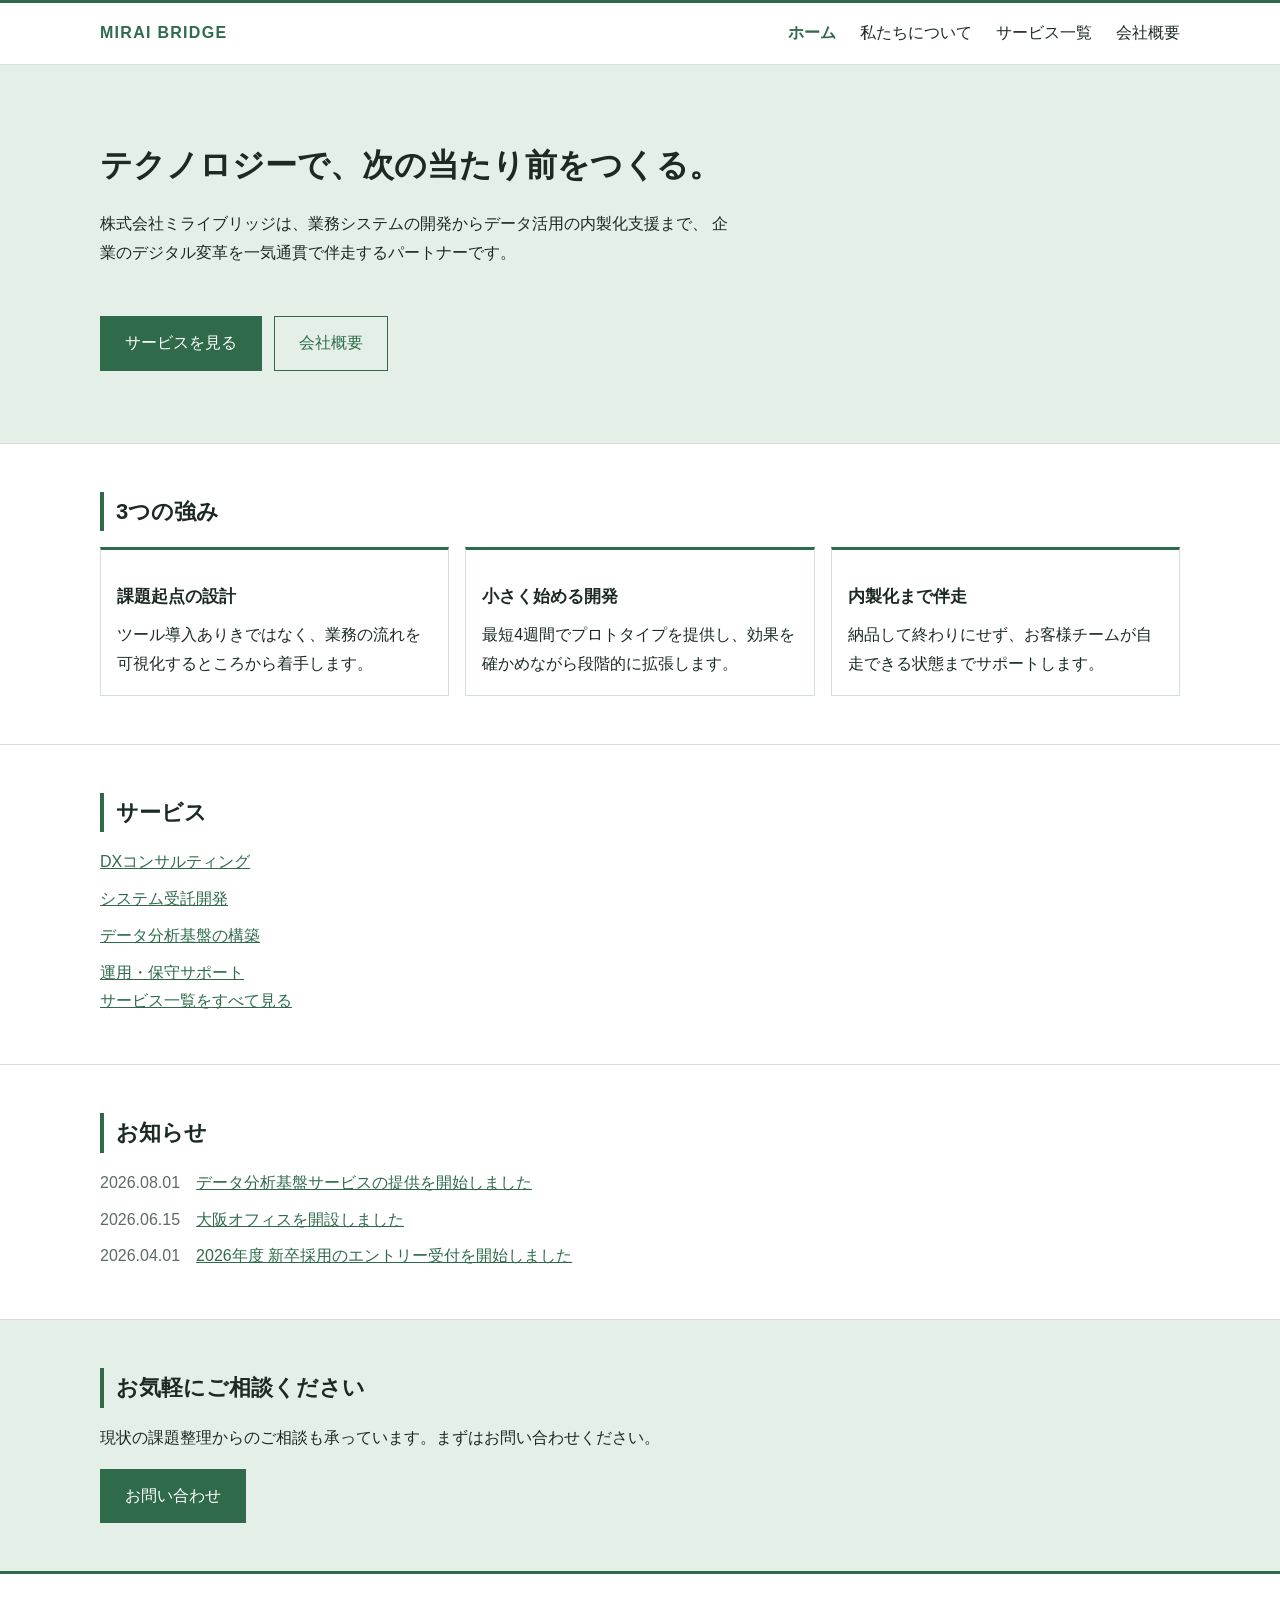
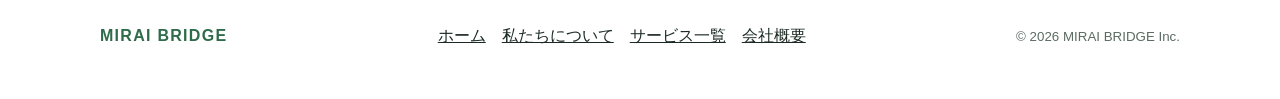
<file: index.html>
<!DOCTYPE html>
<html lang="ja">
<head>
<meta charset="UTF-8">
<meta name="viewport" content="width=device-width, initial-scale=1">
<title>株式会社ミライブリッジ | ホーム</title>
<meta name="description" content="株式会社ミライブリッジは、企業のデジタル活用を支援するソリューションカンパニーです。">
<link rel="stylesheet" href="assets/css/style.css">
</head>
<body>
<a class="skip-link" href="#main">本文へスキップ</a>

<header class="site-header">
  <div class="container header-inner">
    <p class="site-logo"><a href="index.html">MIRAI BRIDGE</a></p>
    <button class="nav-toggle" type="button" aria-controls="global-nav" aria-expanded="false">
      <span class="nav-toggle-bar" aria-hidden="true"></span>
      <span class="nav-toggle-label">メニュー</span>
    </button>
    <nav class="global-nav" id="global-nav" aria-label="グローバルナビゲーション">
      <ul>
        <li><a href="index.html" aria-current="page">ホーム</a></li>
        <li><a href="about.html">私たちについて</a></li>
        <li><a href="services.html">サービス一覧</a></li>
        <li><a href="company.html">会社概要</a></li>
      </ul>
    </nav>
  </div>
</header>

<main id="main">

  <section class="hero">
    <div class="container">
      <h1 class="hero-title">テクノロジーで、次の当たり前をつくる。</h1>
      <p class="hero-lead">
        株式会社ミライブリッジは、業務システムの開発からデータ活用の内製化支援まで、
        企業のデジタル変革を一気通貫で伴走するパートナーです。
      </p>
      <p class="hero-actions">
        <a class="button" href="services.html">サービスを見る</a>
        <a class="button button-ghost" href="company.html">会社概要</a>
      </p>
    </div>
  </section>

  <section class="section">
    <div class="container">
      <h2 class="section-title">3つの強み</h2>
      <div class="card-grid">
        <article class="card">
          <h3>課題起点の設計</h3>
          <p>ツール導入ありきではなく、業務の流れを可視化するところから着手します。</p>
        </article>
        <article class="card">
          <h3>小さく始める開発</h3>
          <p>最短4週間でプロトタイプを提供し、効果を確かめながら段階的に拡張します。</p>
        </article>
        <article class="card">
          <h3>内製化まで伴走</h3>
          <p>納品して終わりにせず、お客様チームが自走できる状態までサポートします。</p>
        </article>
      </div>
    </div>
  </section>

  <section class="section">
    <div class="container">
      <h2 class="section-title">サービス</h2>
      <ul class="link-list">
        <li><a href="services.html#dx">DXコンサルティング</a></li>
        <li><a href="services.html#dev">システム受託開発</a></li>
        <li><a href="services.html#data">データ分析基盤の構築</a></li>
        <li><a href="services.html#support">運用・保守サポート</a></li>
      </ul>
      <p><a href="services.html">サービス一覧をすべて見る</a></p>
    </div>
  </section>

  <section class="section">
    <div class="container">
      <h2 class="section-title">お知らせ</h2>
      <dl class="news-list">
        <dt><time datetime="2026-08-01">2026.08.01</time></dt>
        <dd><a href="#">データ分析基盤サービスの提供を開始しました</a></dd>
        <dt><time datetime="2026-06-15">2026.06.15</time></dt>
        <dd><a href="#">大阪オフィスを開設しました</a></dd>
        <dt><time datetime="2026-04-01">2026.04.01</time></dt>
        <dd><a href="#">2026年度 新卒採用のエントリー受付を開始しました</a></dd>
      </dl>
    </div>
  </section>

  <section class="section cta">
    <div class="container">
      <h2 class="section-title">お気軽にご相談ください</h2>
      <p>現状の課題整理からのご相談も承っています。まずはお問い合わせください。</p>
      <p><a class="button" href="#">お問い合わせ</a></p>
    </div>
  </section>

</main>

<footer class="site-footer">
  <div class="container footer-inner">
    <p class="site-logo"><a href="index.html">MIRAI BRIDGE</a></p>
    <nav class="footer-nav" aria-label="フッターナビゲーション">
      <ul>
        <li><a href="index.html">ホーム</a></li>
        <li><a href="about.html">私たちについて</a></li>
        <li><a href="services.html">サービス一覧</a></li>
        <li><a href="company.html">会社概要</a></li>
      </ul>
    </nav>
    <p class="copyright"><small>&copy; 2026 MIRAI BRIDGE Inc.</small></p>
  </div>
</footer>

<script src="assets/js/main.js"></script>
</body>
</html>
</file>
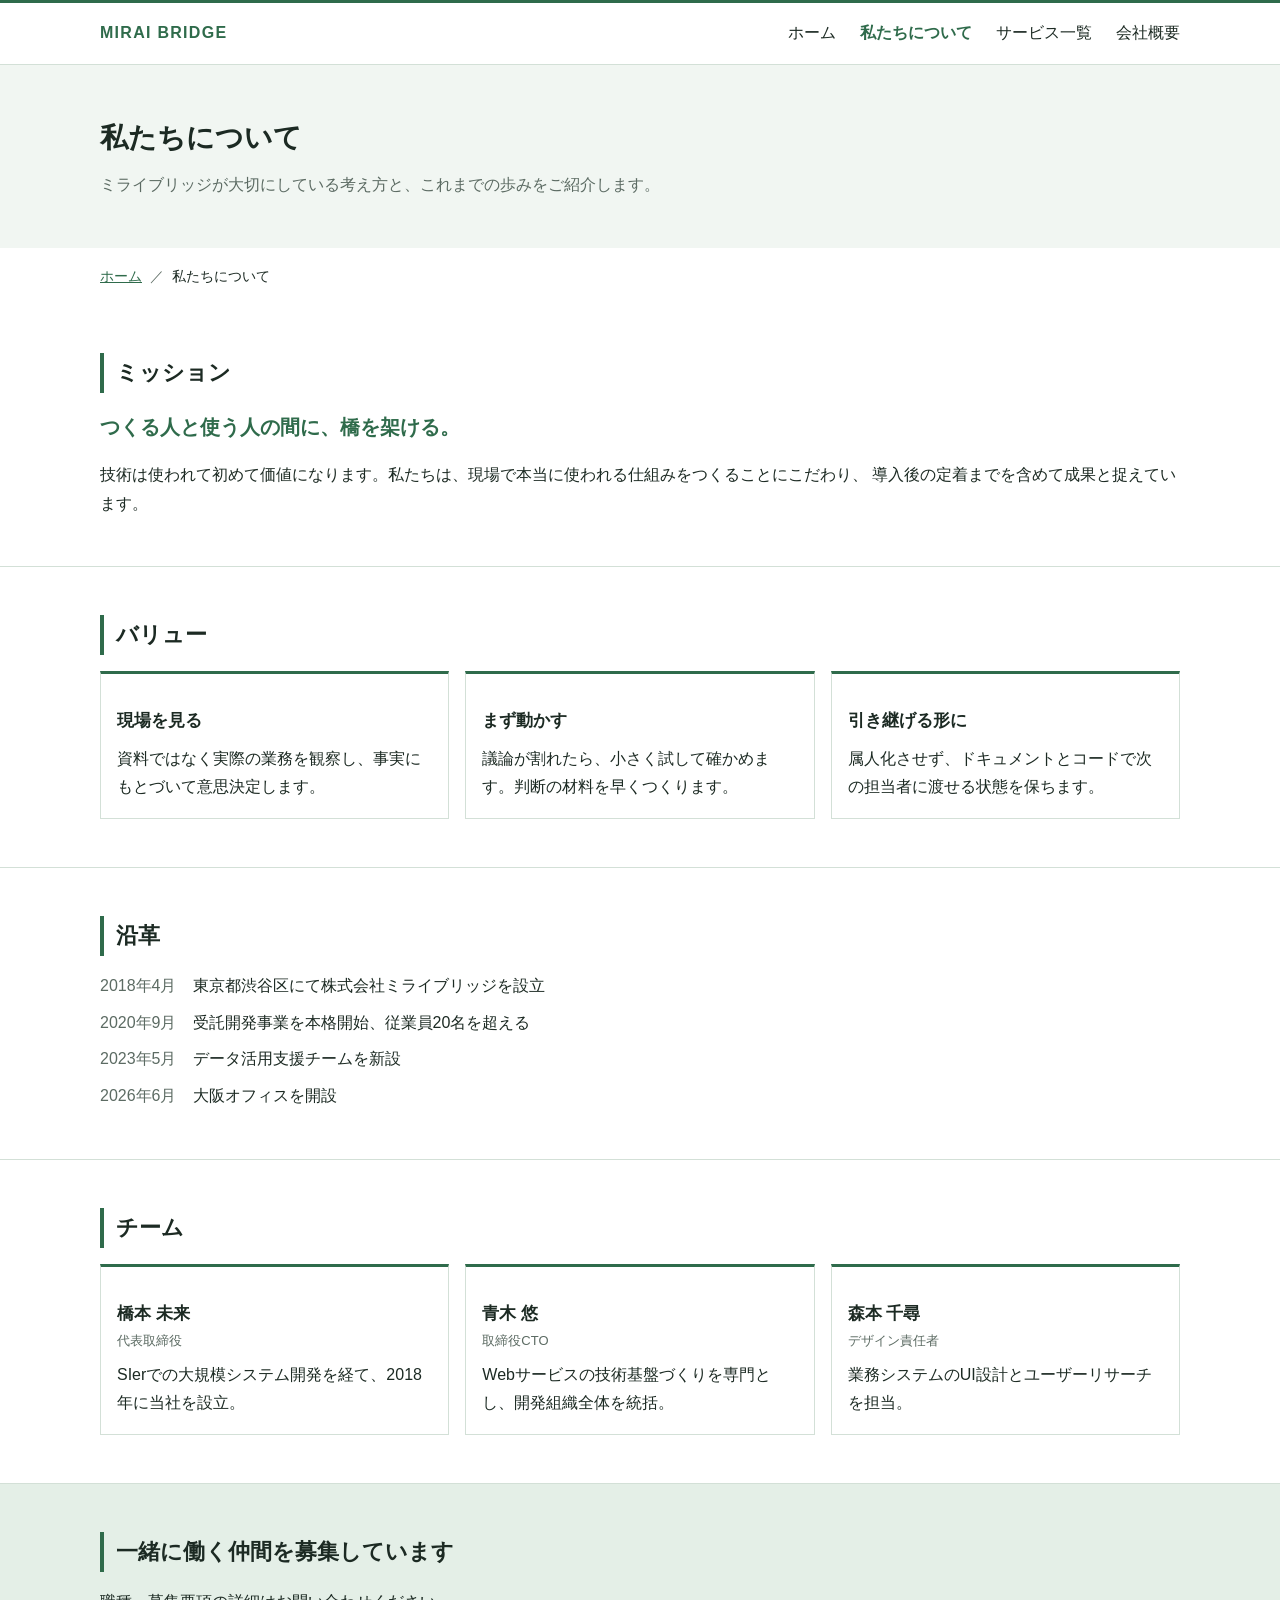
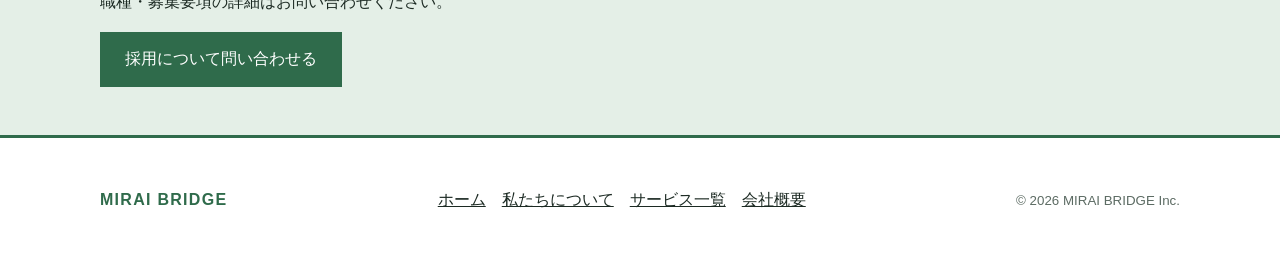
<file: about.html>
<!DOCTYPE html>
<html lang="ja">
<head>
<meta charset="UTF-8">
<meta name="viewport" content="width=device-width, initial-scale=1">
<title>私たちについて | 株式会社ミライブリッジ</title>
<meta name="description" content="株式会社ミライブリッジのミッション・バリュー・沿革・チームについてご紹介します。">
<link rel="stylesheet" href="assets/css/style.css">
</head>
<body>
<a class="skip-link" href="#main">本文へスキップ</a>

<header class="site-header">
  <div class="container header-inner">
    <p class="site-logo"><a href="index.html">MIRAI BRIDGE</a></p>
    <button class="nav-toggle" type="button" aria-controls="global-nav" aria-expanded="false">
      <span class="nav-toggle-bar" aria-hidden="true"></span>
      <span class="nav-toggle-label">メニュー</span>
    </button>
    <nav class="global-nav" id="global-nav" aria-label="グローバルナビゲーション">
      <ul>
        <li><a href="index.html">ホーム</a></li>
        <li><a href="about.html" aria-current="page">私たちについて</a></li>
        <li><a href="services.html">サービス一覧</a></li>
        <li><a href="company.html">会社概要</a></li>
      </ul>
    </nav>
  </div>
</header>

<main id="main">

  <div class="page-head">
    <div class="container">
      <h1 class="page-title">私たちについて</h1>
      <p class="page-lead">ミライブリッジが大切にしている考え方と、これまでの歩みをご紹介します。</p>
    </div>
  </div>

  <nav class="breadcrumb container" aria-label="パンくずリスト">
    <ol>
      <li><a href="index.html">ホーム</a></li>
      <li aria-current="page">私たちについて</li>
    </ol>
  </nav>

  <section class="section" id="mission">
    <div class="container">
      <h2 class="section-title">ミッション</h2>
      <p class="statement">つくる人と使う人の間に、橋を架ける。</p>
      <p>
        技術は使われて初めて価値になります。私たちは、現場で本当に使われる仕組みをつくることにこだわり、
        導入後の定着までを含めて成果と捉えています。
      </p>
    </div>
  </section>

  <section class="section" id="value">
    <div class="container">
      <h2 class="section-title">バリュー</h2>
      <div class="card-grid">
        <article class="card">
          <h3>現場を見る</h3>
          <p>資料ではなく実際の業務を観察し、事実にもとづいて意思決定します。</p>
        </article>
        <article class="card">
          <h3>まず動かす</h3>
          <p>議論が割れたら、小さく試して確かめます。判断の材料を早くつくります。</p>
        </article>
        <article class="card">
          <h3>引き継げる形に</h3>
          <p>属人化させず、ドキュメントとコードで次の担当者に渡せる状態を保ちます。</p>
        </article>
      </div>
    </div>
  </section>

  <section class="section" id="history">
    <div class="container">
      <h2 class="section-title">沿革</h2>
      <dl class="history-list">
        <dt><time datetime="2018-04">2018年4月</time></dt>
        <dd>東京都渋谷区にて株式会社ミライブリッジを設立</dd>
        <dt><time datetime="2020-09">2020年9月</time></dt>
        <dd>受託開発事業を本格開始、従業員20名を超える</dd>
        <dt><time datetime="2023-05">2023年5月</time></dt>
        <dd>データ活用支援チームを新設</dd>
        <dt><time datetime="2026-06">2026年6月</time></dt>
        <dd>大阪オフィスを開設</dd>
      </dl>
    </div>
  </section>

  <section class="section" id="team">
    <div class="container">
      <h2 class="section-title">チーム</h2>
      <div class="card-grid">
        <article class="card">
          <h3>橋本 未来<span class="card-sub">代表取締役</span></h3>
          <p>SIerでの大規模システム開発を経て、2018年に当社を設立。</p>
        </article>
        <article class="card">
          <h3>青木 悠<span class="card-sub">取締役CTO</span></h3>
          <p>Webサービスの技術基盤づくりを専門とし、開発組織全体を統括。</p>
        </article>
        <article class="card">
          <h3>森本 千尋<span class="card-sub">デザイン責任者</span></h3>
          <p>業務システムのUI設計とユーザーリサーチを担当。</p>
        </article>
      </div>
    </div>
  </section>

  <section class="section cta">
    <div class="container">
      <h2 class="section-title">一緒に働く仲間を募集しています</h2>
      <p>職種・募集要項の詳細はお問い合わせください。</p>
      <p><a class="button" href="#">採用について問い合わせる</a></p>
    </div>
  </section>

</main>

<footer class="site-footer">
  <div class="container footer-inner">
    <p class="site-logo"><a href="index.html">MIRAI BRIDGE</a></p>
    <nav class="footer-nav" aria-label="フッターナビゲーション">
      <ul>
        <li><a href="index.html">ホーム</a></li>
        <li><a href="about.html">私たちについて</a></li>
        <li><a href="services.html">サービス一覧</a></li>
        <li><a href="company.html">会社概要</a></li>
      </ul>
    </nav>
    <p class="copyright"><small>&copy; 2026 MIRAI BRIDGE Inc.</small></p>
  </div>
</footer>

<script src="assets/js/main.js"></script>
</body>
</html>
</file>
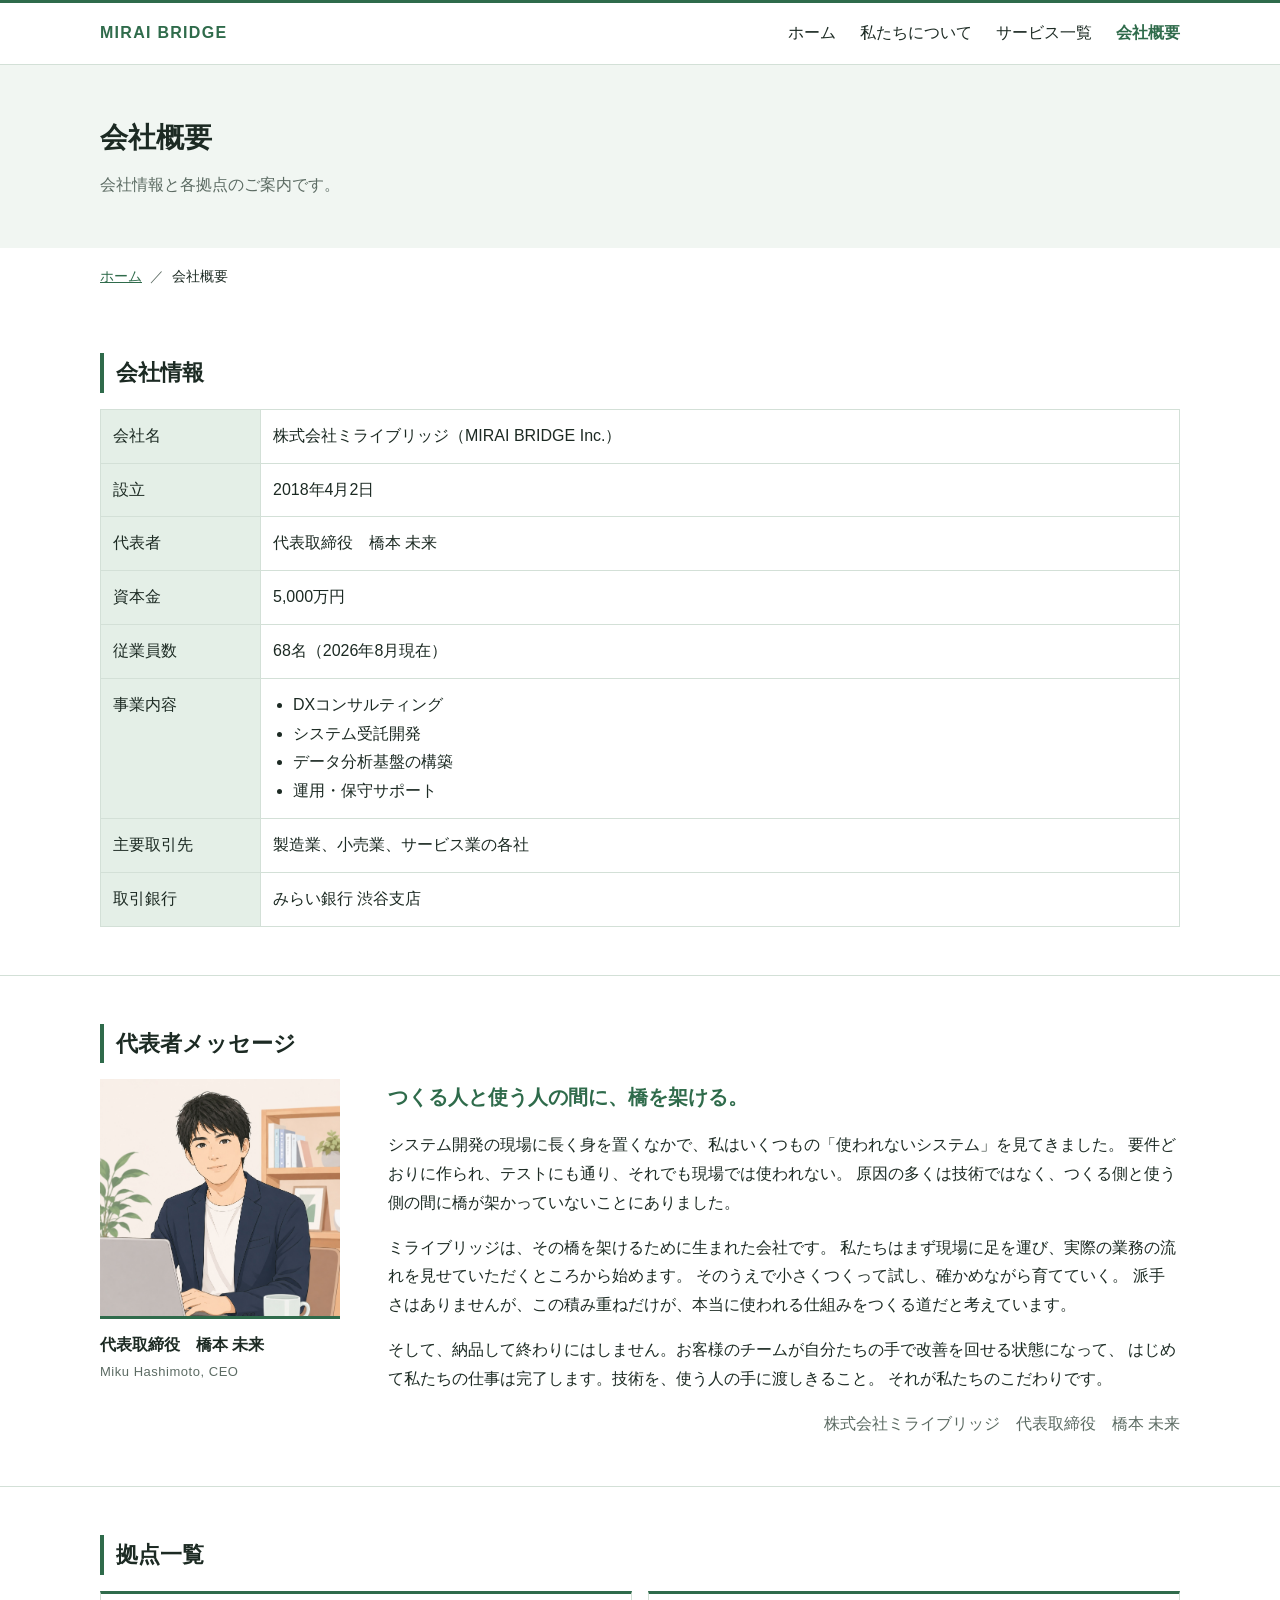
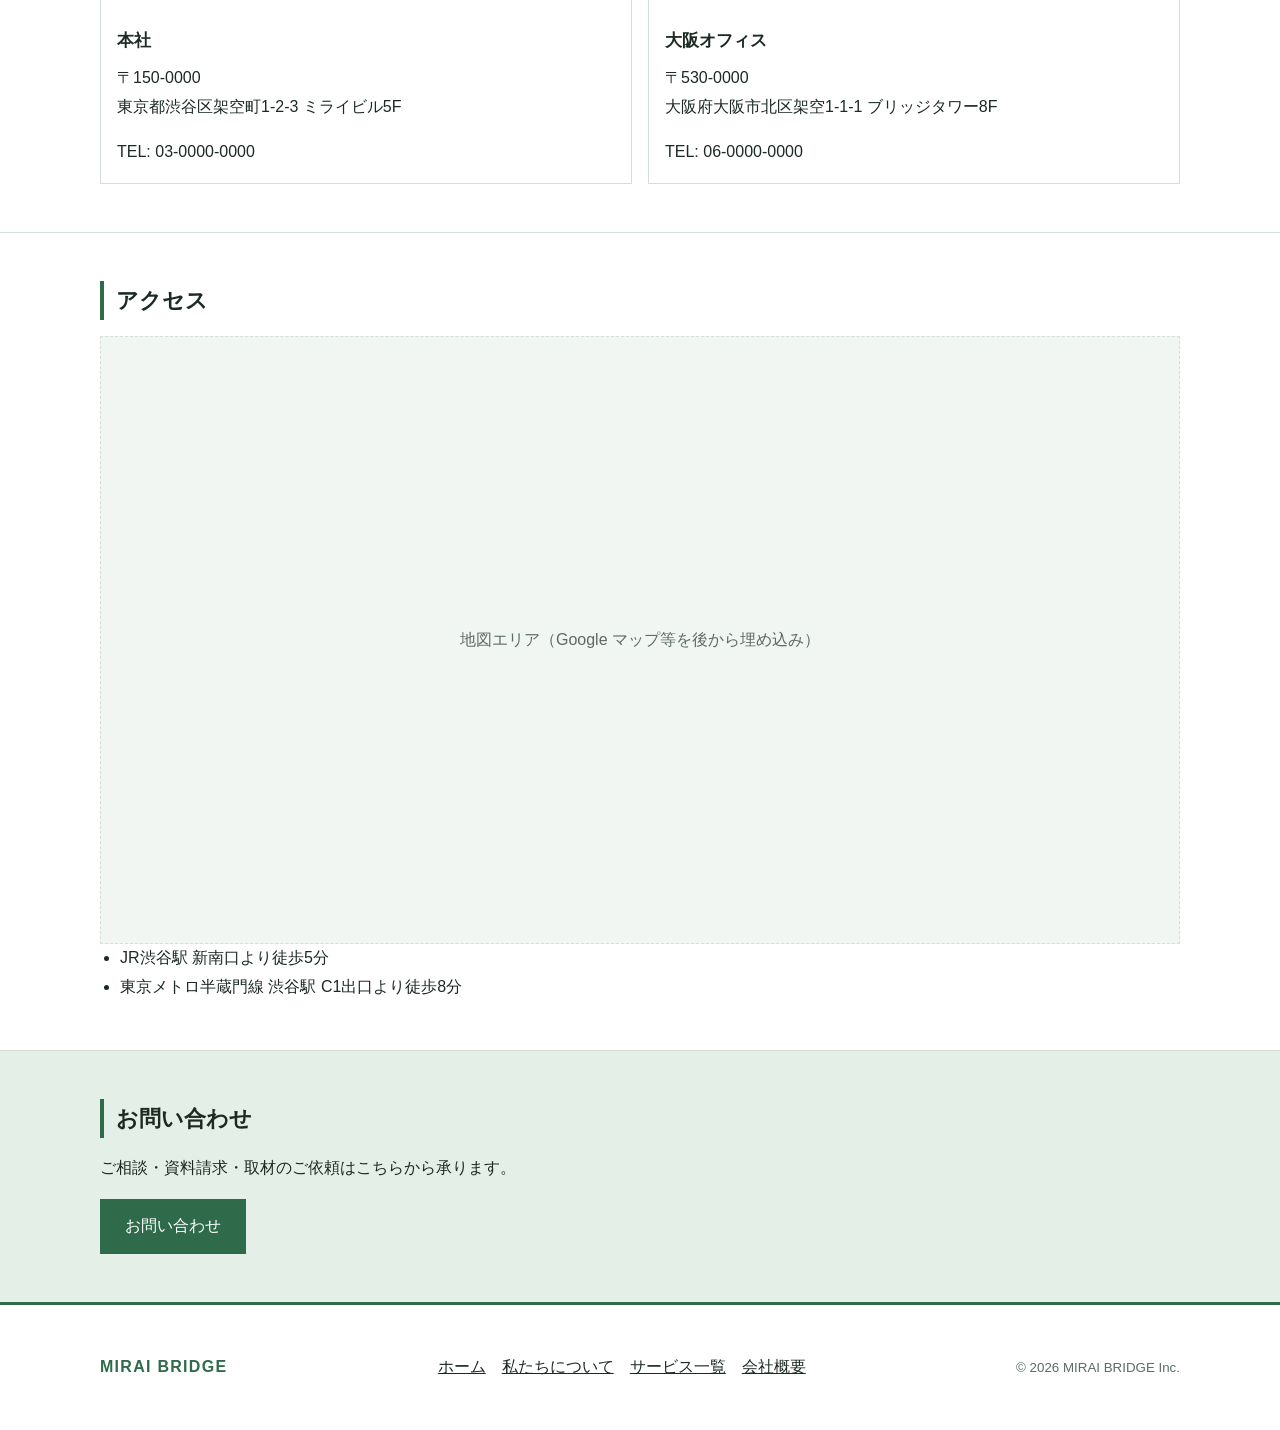
<file: company.html>
<!DOCTYPE html>
<html lang="ja">
<head>
<meta charset="UTF-8">
<meta name="viewport" content="width=device-width, initial-scale=1">
<title>会社概要 | 株式会社ミライブリッジ</title>
<meta name="description" content="株式会社ミライブリッジの会社概要、所在地、アクセス情報です。">
<link rel="stylesheet" href="assets/css/style.css">
</head>
<body>
<a class="skip-link" href="#main">本文へスキップ</a>

<header class="site-header">
  <div class="container header-inner">
    <p class="site-logo"><a href="index.html">MIRAI BRIDGE</a></p>
    <button class="nav-toggle" type="button" aria-controls="global-nav" aria-expanded="false">
      <span class="nav-toggle-bar" aria-hidden="true"></span>
      <span class="nav-toggle-label">メニュー</span>
    </button>
    <nav class="global-nav" id="global-nav" aria-label="グローバルナビゲーション">
      <ul>
        <li><a href="index.html">ホーム</a></li>
        <li><a href="about.html">私たちについて</a></li>
        <li><a href="services.html">サービス一覧</a></li>
        <li><a href="company.html" aria-current="page">会社概要</a></li>
      </ul>
    </nav>
  </div>
</header>

<main id="main">

  <div class="page-head">
    <div class="container">
      <h1 class="page-title">会社概要</h1>
      <p class="page-lead">会社情報と各拠点のご案内です。</p>
    </div>
  </div>

  <nav class="breadcrumb container" aria-label="パンくずリスト">
    <ol>
      <li><a href="index.html">ホーム</a></li>
      <li aria-current="page">会社概要</li>
    </ol>
  </nav>

  <section class="section" id="profile">
    <div class="container">
      <h2 class="section-title">会社情報</h2>
      <table class="profile-table">
        <tbody>
          <tr><th scope="row">会社名</th><td>株式会社ミライブリッジ（MIRAI BRIDGE Inc.）</td></tr>
          <tr><th scope="row">設立</th><td>2018年4月2日</td></tr>
          <tr><th scope="row">代表者</th><td>代表取締役　橋本 未来</td></tr>
          <tr><th scope="row">資本金</th><td>5,000万円</td></tr>
          <tr><th scope="row">従業員数</th><td>68名（2026年8月現在）</td></tr>
          <tr><th scope="row">事業内容</th>
            <td>
              <ul>
                <li>DXコンサルティング</li>
                <li>システム受託開発</li>
                <li>データ分析基盤の構築</li>
                <li>運用・保守サポート</li>
              </ul>
            </td>
          </tr>
          <tr><th scope="row">主要取引先</th><td>製造業、小売業、サービス業の各社</td></tr>
          <tr><th scope="row">取引銀行</th><td>みらい銀行 渋谷支店</td></tr>
        </tbody>
      </table>
    </div>
  </section>

  <section class="section" id="message">
    <div class="container">
      <h2 class="section-title">代表者メッセージ</h2>
      <div class="message-block">
        <figure class="message-figure">
          <img src="assets/images/ceo.jpg" width="1254" height="1254"
               alt="デスクでノートパソコンに向かう代表取締役 橋本 未来のイラスト">
          <figcaption>
            代表取締役　橋本 未来
            <span class="message-role">Miku Hashimoto, CEO</span>
          </figcaption>
        </figure>
        <div class="message-body">
          <p class="statement">つくる人と使う人の間に、橋を架ける。</p>
          <p>
            システム開発の現場に長く身を置くなかで、私はいくつもの「使われないシステム」を見てきました。
            要件どおりに作られ、テストにも通り、それでも現場では使われない。
            原因の多くは技術ではなく、つくる側と使う側の間に橋が架かっていないことにありました。
          </p>
          <p>
            ミライブリッジは、その橋を架けるために生まれた会社です。
            私たちはまず現場に足を運び、実際の業務の流れを見せていただくところから始めます。
            そのうえで小さくつくって試し、確かめながら育てていく。
            派手さはありませんが、この積み重ねだけが、本当に使われる仕組みをつくる道だと考えています。
          </p>
          <p>
            そして、納品して終わりにはしません。お客様のチームが自分たちの手で改善を回せる状態になって、
            はじめて私たちの仕事は完了します。技術を、使う人の手に渡しきること。
            それが私たちのこだわりです。
          </p>
          <p class="message-sign">株式会社ミライブリッジ　代表取締役　橋本 未来</p>
        </div>
      </div>
    </div>
  </section>

  <section class="section" id="offices">
    <div class="container">
      <h2 class="section-title">拠点一覧</h2>
      <div class="card-grid">
        <article class="card">
          <h3>本社</h3>
          <p>〒150-0000<br>東京都渋谷区架空町1-2-3 ミライビル5F</p>
          <p>TEL: 03-0000-0000</p>
        </article>
        <article class="card">
          <h3>大阪オフィス</h3>
          <p>〒530-0000<br>大阪府大阪市北区架空1-1-1 ブリッジタワー8F</p>
          <p>TEL: 06-0000-0000</p>
        </article>
      </div>
    </div>
  </section>

  <section class="section" id="access">
    <div class="container">
      <h2 class="section-title">アクセス</h2>
      <div class="map-placeholder" role="img" aria-label="地図（後日埋め込み予定）">
        <p>地図エリア（Google マップ等を後から埋め込み）</p>
      </div>
      <ul>
        <li>JR渋谷駅 新南口より徒歩5分</li>
        <li>東京メトロ半蔵門線 渋谷駅 C1出口より徒歩8分</li>
      </ul>
    </div>
  </section>

  <section class="section cta">
    <div class="container">
      <h2 class="section-title">お問い合わせ</h2>
      <p>ご相談・資料請求・取材のご依頼はこちらから承ります。</p>
      <p><a class="button" href="#">お問い合わせ</a></p>
    </div>
  </section>

</main>

<footer class="site-footer">
  <div class="container footer-inner">
    <p class="site-logo"><a href="index.html">MIRAI BRIDGE</a></p>
    <nav class="footer-nav" aria-label="フッターナビゲーション">
      <ul>
        <li><a href="index.html">ホーム</a></li>
        <li><a href="about.html">私たちについて</a></li>
        <li><a href="services.html">サービス一覧</a></li>
        <li><a href="company.html">会社概要</a></li>
      </ul>
    </nav>
    <p class="copyright"><small>&copy; 2026 MIRAI BRIDGE Inc.</small></p>
  </div>
</footer>

<script src="assets/js/main.js"></script>
</body>
</html>
</file>
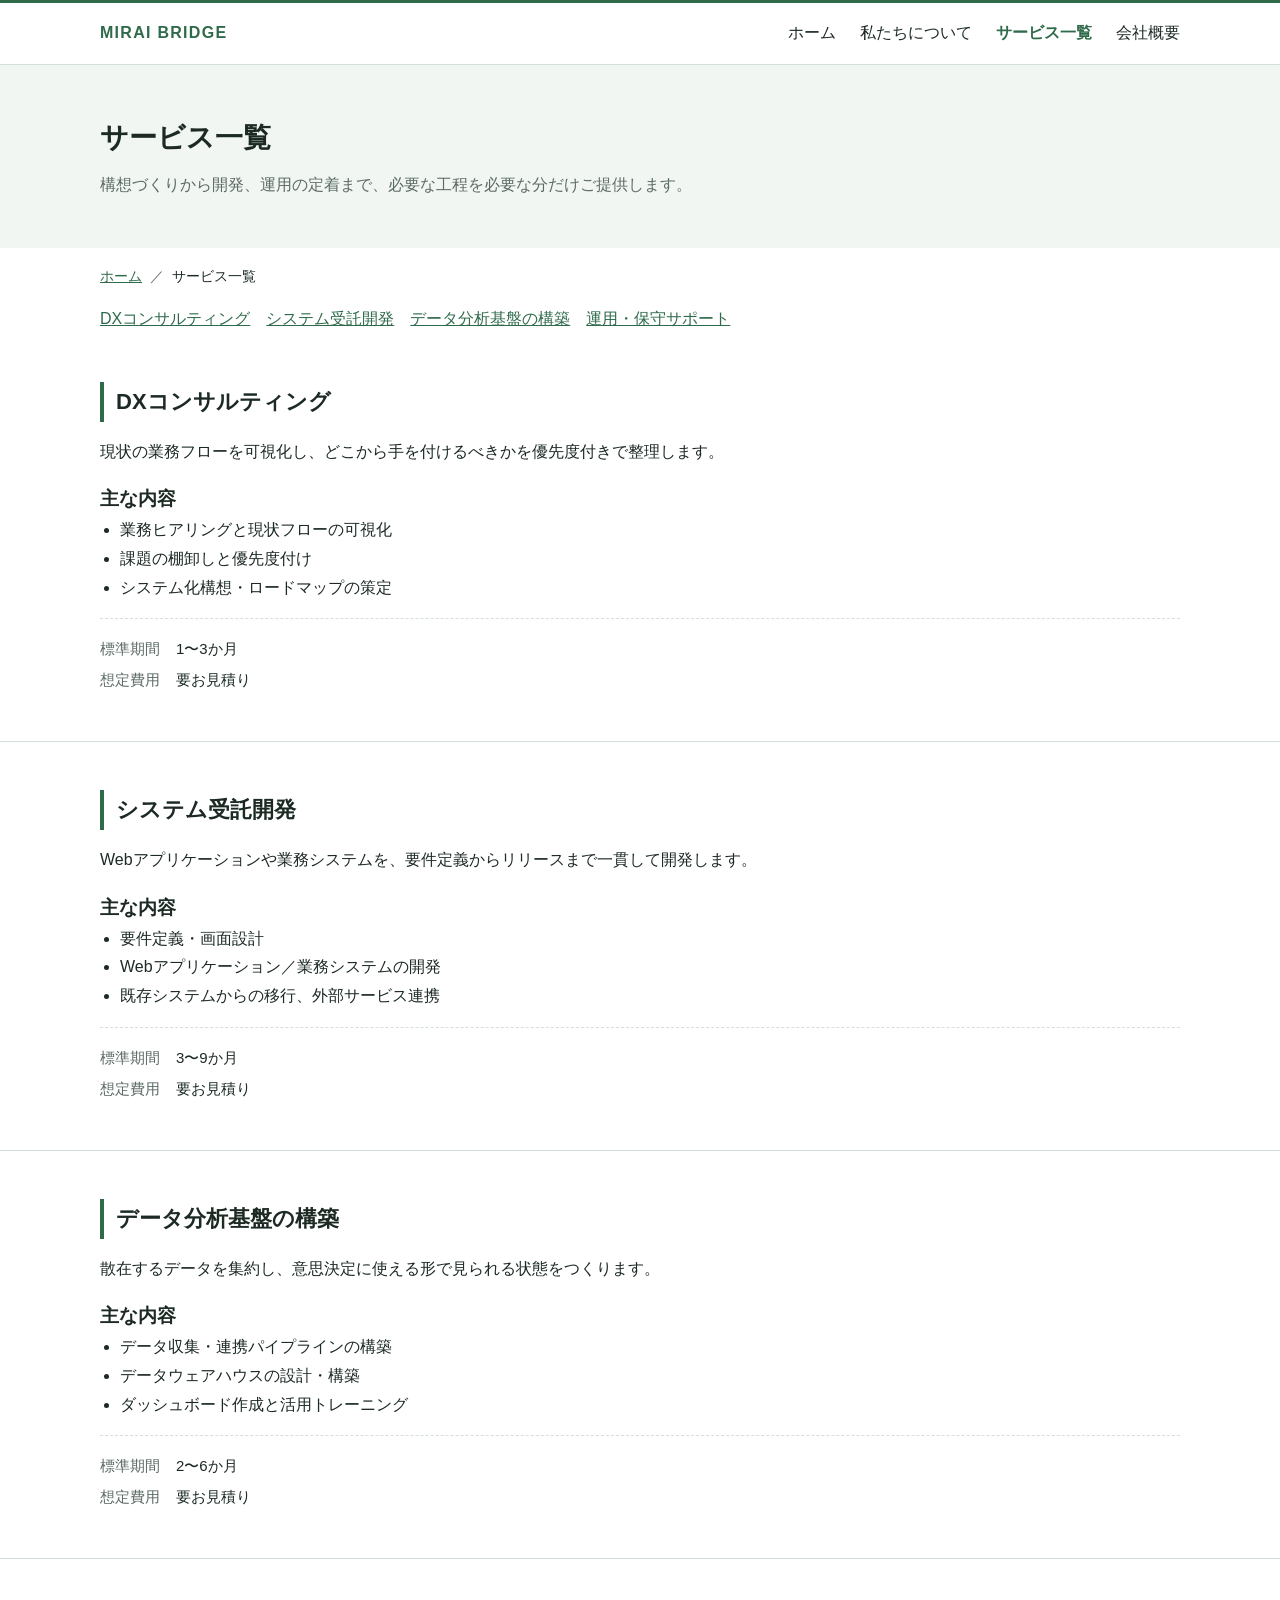
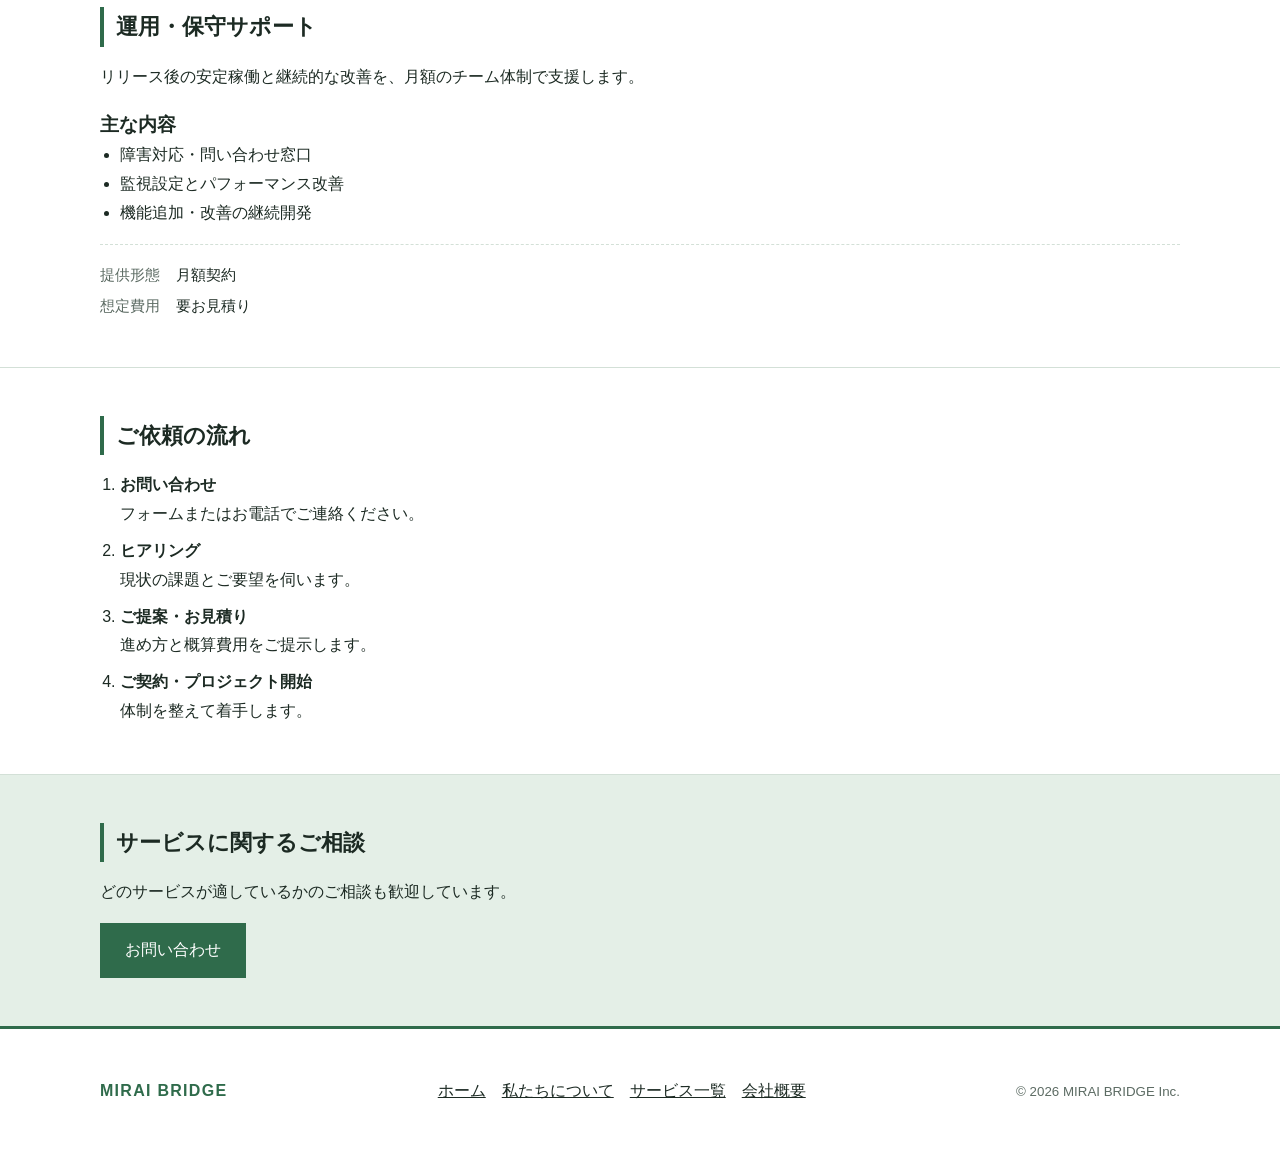
<file: services.html>
<!DOCTYPE html>
<html lang="ja">
<head>
<meta charset="UTF-8">
<meta name="viewport" content="width=device-width, initial-scale=1">
<title>サービス一覧 | 株式会社ミライブリッジ</title>
<meta name="description" content="DXコンサルティング、システム受託開発、データ分析基盤の構築、運用・保守サポートをご提供します。">
<link rel="stylesheet" href="assets/css/style.css">
</head>
<body>
<a class="skip-link" href="#main">本文へスキップ</a>

<header class="site-header">
  <div class="container header-inner">
    <p class="site-logo"><a href="index.html">MIRAI BRIDGE</a></p>
    <button class="nav-toggle" type="button" aria-controls="global-nav" aria-expanded="false">
      <span class="nav-toggle-bar" aria-hidden="true"></span>
      <span class="nav-toggle-label">メニュー</span>
    </button>
    <nav class="global-nav" id="global-nav" aria-label="グローバルナビゲーション">
      <ul>
        <li><a href="index.html">ホーム</a></li>
        <li><a href="about.html">私たちについて</a></li>
        <li><a href="services.html" aria-current="page">サービス一覧</a></li>
        <li><a href="company.html">会社概要</a></li>
      </ul>
    </nav>
  </div>
</header>

<main id="main">

  <div class="page-head">
    <div class="container">
      <h1 class="page-title">サービス一覧</h1>
      <p class="page-lead">構想づくりから開発、運用の定着まで、必要な工程を必要な分だけご提供します。</p>
    </div>
  </div>

  <nav class="breadcrumb container" aria-label="パンくずリスト">
    <ol>
      <li><a href="index.html">ホーム</a></li>
      <li aria-current="page">サービス一覧</li>
    </ol>
  </nav>

  <nav class="container anchor-nav" aria-label="ページ内リンク">
    <ul>
      <li><a href="#dx">DXコンサルティング</a></li>
      <li><a href="#dev">システム受託開発</a></li>
      <li><a href="#data">データ分析基盤の構築</a></li>
      <li><a href="#support">運用・保守サポート</a></li>
    </ul>
  </nav>

  <section class="section service" id="dx">
    <div class="container">
      <h2 class="section-title">DXコンサルティング</h2>
      <p>現状の業務フローを可視化し、どこから手を付けるべきかを優先度付きで整理します。</p>
      <h3>主な内容</h3>
      <ul>
        <li>業務ヒアリングと現状フローの可視化</li>
        <li>課題の棚卸しと優先度付け</li>
        <li>システム化構想・ロードマップの策定</li>
      </ul>
      <dl class="spec-list">
        <dt>標準期間</dt><dd>1〜3か月</dd>
        <dt>想定費用</dt><dd>要お見積り</dd>
      </dl>
    </div>
  </section>

  <section class="section service" id="dev">
    <div class="container">
      <h2 class="section-title">システム受託開発</h2>
      <p>Webアプリケーションや業務システムを、要件定義からリリースまで一貫して開発します。</p>
      <h3>主な内容</h3>
      <ul>
        <li>要件定義・画面設計</li>
        <li>Webアプリケーション／業務システムの開発</li>
        <li>既存システムからの移行、外部サービス連携</li>
      </ul>
      <dl class="spec-list">
        <dt>標準期間</dt><dd>3〜9か月</dd>
        <dt>想定費用</dt><dd>要お見積り</dd>
      </dl>
    </div>
  </section>

  <section class="section service" id="data">
    <div class="container">
      <h2 class="section-title">データ分析基盤の構築</h2>
      <p>散在するデータを集約し、意思決定に使える形で見られる状態をつくります。</p>
      <h3>主な内容</h3>
      <ul>
        <li>データ収集・連携パイプラインの構築</li>
        <li>データウェアハウスの設計・構築</li>
        <li>ダッシュボード作成と活用トレーニング</li>
      </ul>
      <dl class="spec-list">
        <dt>標準期間</dt><dd>2〜6か月</dd>
        <dt>想定費用</dt><dd>要お見積り</dd>
      </dl>
    </div>
  </section>

  <section class="section service" id="support">
    <div class="container">
      <h2 class="section-title">運用・保守サポート</h2>
      <p>リリース後の安定稼働と継続的な改善を、月額のチーム体制で支援します。</p>
      <h3>主な内容</h3>
      <ul>
        <li>障害対応・問い合わせ窓口</li>
        <li>監視設定とパフォーマンス改善</li>
        <li>機能追加・改善の継続開発</li>
      </ul>
      <dl class="spec-list">
        <dt>提供形態</dt><dd>月額契約</dd>
        <dt>想定費用</dt><dd>要お見積り</dd>
      </dl>
    </div>
  </section>

  <section class="section" id="flow">
    <div class="container">
      <h2 class="section-title">ご依頼の流れ</h2>
      <ol class="flow-list">
        <li><strong>お問い合わせ</strong>フォームまたはお電話でご連絡ください。</li>
        <li><strong>ヒアリング</strong>現状の課題とご要望を伺います。</li>
        <li><strong>ご提案・お見積り</strong>進め方と概算費用をご提示します。</li>
        <li><strong>ご契約・プロジェクト開始</strong>体制を整えて着手します。</li>
      </ol>
    </div>
  </section>

  <section class="section cta">
    <div class="container">
      <h2 class="section-title">サービスに関するご相談</h2>
      <p>どのサービスが適しているかのご相談も歓迎しています。</p>
      <p><a class="button" href="#">お問い合わせ</a></p>
    </div>
  </section>

</main>

<footer class="site-footer">
  <div class="container footer-inner">
    <p class="site-logo"><a href="index.html">MIRAI BRIDGE</a></p>
    <nav class="footer-nav" aria-label="フッターナビゲーション">
      <ul>
        <li><a href="index.html">ホーム</a></li>
        <li><a href="about.html">私たちについて</a></li>
        <li><a href="services.html">サービス一覧</a></li>
        <li><a href="company.html">会社概要</a></li>
      </ul>
    </nav>
    <p class="copyright"><small>&copy; 2026 MIRAI BRIDGE Inc.</small></p>
  </div>
</footer>

<script src="assets/js/main.js"></script>
</body>
</html>
</file>
<file: assets/css/style.css>
@charset "UTF-8";

/* ==========================================================================
   たたき台用のベーススタイル
   緑を基調とした配色。レイアウトは最低限の指定に留めています。
   色みを変える場合は :root の変数（--color-accent 系）を差し替えてください。
   ========================================================================== */

:root {
  /* 緑基調のパレット。
     文字色・境界線・背景も無彩色ではなくわずかに緑へ寄せ、全体のトーンを揃えています。 */
  --color-text: #1c2a23;
  --color-text-muted: #5c6b63;
  --color-bg: #fff;
  --color-bg-subtle: #f1f6f2;
  --color-border: #d3e0d7;
  --color-accent: #2f6b4b;
  --color-accent-dark: #245439;
  --color-accent-subtle: #e4efe7;

  --container-width: 1080px;
  --space: 1rem;
  --space-lg: 3rem;
}

/* ---------- リセット（最小限） ---------- */
*,
*::before,
*::after { box-sizing: border-box; }

body,
h1, h2, h3, h4,
p, ul, ol, dl, dd, figure {
  margin: 0;
}

ul, ol { padding-left: 0; }

img { max-width: 100%; height: auto; }

/* ---------- ベース ---------- */
html { scroll-behavior: smooth; }

body {
  font-family: "Helvetica Neue", Arial, "Hiragino Sans", "Hiragino Kaku Gothic ProN",
    "Yu Gothic", Meiryo, sans-serif;
  color: var(--color-text);
  background: var(--color-bg);
  line-height: 1.8;
}

a { color: var(--color-accent); }

.container {
  width: min(100% - 2rem, var(--container-width));
  margin-inline: auto;
}

.skip-link {
  position: absolute;
  left: -9999px;
}
.skip-link:focus {
  left: 0;
  top: 0;
  padding: 0.5rem 1rem;
  background: var(--color-bg);
  z-index: 100;
}

/* ---------- ヘッダー / ナビゲーション ---------- */
.site-header {
  border-top: 3px solid var(--color-accent);
  border-bottom: 1px solid var(--color-border);
}

.header-inner {
  display: flex;
  flex-wrap: wrap;
  align-items: center;
  justify-content: space-between;
  gap: var(--space);
  padding-block: var(--space);
}

.site-logo {
  font-weight: bold;
  letter-spacing: 0.08em;
  color: var(--color-accent);
}
.site-logo a {
  color: inherit;
  text-decoration: none;
}

.global-nav ul {
  display: flex;
  flex-wrap: wrap;
  gap: 1.5rem;
  list-style: none;
}
.global-nav a {
  color: inherit;
  text-decoration: none;
}
.global-nav a:hover,
.global-nav a:focus { text-decoration: underline; }
.global-nav [aria-current="page"] {
  font-weight: bold;
  color: var(--color-accent);
}

/* ハンバーガーボタン（狭い画面でのみ表示） */
.nav-toggle {
  display: none;
  align-items: center;
  gap: 0.5rem;
  padding: 0.4rem 0.8rem;
  font: inherit;
  color: inherit;
  background: none;
  border: 1px solid var(--color-border);
  cursor: pointer;
}
.nav-toggle-bar {
  width: 1.2em;
  height: 2px;
  background: currentColor;
  box-shadow: 0 5px 0 currentColor, 0 -5px 0 currentColor;
}

/* ---------- ページ見出し / パンくず ---------- */
.page-head {
  padding-block: var(--space-lg);
  background: var(--color-bg-subtle);
}

.page-title {
  font-size: 1.75rem;
}

.page-lead {
  margin-top: 0.5rem;
  color: var(--color-text-muted);
}

.breadcrumb {
  padding-block: var(--space);
  font-size: 0.875rem;
}
.breadcrumb ol {
  display: flex;
  flex-wrap: wrap;
  gap: 0.5rem;
  list-style: none;
}
.breadcrumb li + li::before {
  content: "／";
  margin-right: 0.5rem;
  color: var(--color-text-muted);
}

/* ---------- セクション ---------- */
.section {
  padding-block: var(--space-lg);
  border-top: 1px solid var(--color-border);
}
.section:first-of-type { border-top: none; }

.section-title {
  margin-bottom: var(--space);
  padding-left: 0.75rem;
  font-size: 1.375rem;
  border-left: 4px solid var(--color-accent);
}

.section p + p,
.section p + ul,
.section p + ol,
.section h3 { margin-top: var(--space); }

.section ul,
.section ol { padding-left: 1.25rem; }

/* ---------- ヒーロー ---------- */
.hero {
  padding-block: calc(var(--space-lg) * 1.5);
  background: var(--color-accent-subtle);
}

.hero-title { font-size: 2rem; }

.hero-lead {
  margin-top: var(--space);
  max-width: 40em;
}

.hero-actions {
  display: flex;
  flex-wrap: wrap;
  gap: 0.75rem;
  margin-top: var(--space-lg);
}

/* ---------- ボタン ---------- */
.button {
  display: inline-block;
  padding: 0.75rem 1.5rem;
  color: #fff;
  text-decoration: none;
  background: var(--color-accent);
  border: 1px solid var(--color-accent);
}
.button:hover,
.button:focus {
  background: var(--color-accent-dark);
  border-color: var(--color-accent-dark);
}

.button-ghost {
  color: var(--color-accent);
  background: transparent;
}
.button-ghost:hover,
.button-ghost:focus {
  color: #fff;
  background: var(--color-accent);
  border-color: var(--color-accent);
}

/* ---------- カード ---------- */
.card-grid {
  display: grid;
  grid-template-columns: repeat(auto-fit, minmax(240px, 1fr));
  gap: var(--space);
}

.card {
  padding: var(--space);
  background: var(--color-bg);
  border: 1px solid var(--color-border);
  border-top: 3px solid var(--color-accent);
}
.card h3 { font-size: 1.0625rem; }
.card p { margin-top: 0.5rem; }

.card-sub {
  display: block;
  font-size: 0.8125rem;
  font-weight: normal;
  color: var(--color-text-muted);
}

/* ---------- リスト類 ---------- */
.link-list {
  list-style: none;
  padding-left: 0 !important;
}
.link-list li + li { margin-top: 0.5rem; }

.news-list,
.history-list {
  display: grid;
  grid-template-columns: max-content 1fr;
  gap: 0.5rem var(--space);
}
.news-list dt,
.history-list dt { color: var(--color-text-muted); }
.news-list dd,
.history-list dd { margin: 0; }

.anchor-nav ul {
  display: flex;
  flex-wrap: wrap;
  gap: var(--space);
  padding: 0;
  list-style: none;
}

.spec-list {
  display: grid;
  grid-template-columns: max-content 1fr;
  gap: 0.25rem var(--space);
  margin-top: var(--space);
  padding-top: var(--space);
  border-top: 1px dashed var(--color-border);
  font-size: 0.9375rem;
}
.spec-list dt { color: var(--color-text-muted); }
.spec-list dd { margin: 0; }

.flow-list li + li { margin-top: 0.5rem; }
.flow-list strong { display: block; }

.statement {
  font-size: 1.25rem;
  font-weight: bold;
  color: var(--color-accent);
}

/* ---------- 代表者メッセージ ---------- */
.message-block {
  display: grid;
  grid-template-columns: 240px 1fr;
  gap: var(--space-lg);
  align-items: start;
}

.message-figure {
  margin: 0;
}
.message-figure img {
  display: block;
  width: 100%;
  aspect-ratio: 1 / 1;
  object-fit: cover;
  background: var(--color-bg-subtle);
  border-bottom: 3px solid var(--color-accent);
}
.message-figure figcaption {
  margin-top: 0.75rem;
  font-weight: bold;
}

.message-role {
  display: block;
  font-size: 0.8125rem;
  font-weight: normal;
  letter-spacing: 0.04em;
  color: var(--color-text-muted);
}

.message-body p + p { margin-top: var(--space); }

.message-sign {
  text-align: right;
  color: var(--color-text-muted);
}

/* ---------- テーブル ---------- */
.profile-table {
  width: 100%;
  border-collapse: collapse;
}
.profile-table th,
.profile-table td {
  padding: 0.75rem;
  text-align: left;
  vertical-align: top;
  border: 1px solid var(--color-border);
}
.profile-table th {
  width: 10em;
  background: var(--color-accent-subtle);
  font-weight: normal;
  white-space: nowrap;
}
.profile-table ul {
  margin: 0;
  padding-left: 1.25rem;
}

/* ---------- 地図プレースホルダ ---------- */
.map-placeholder {
  display: grid;
  place-items: center;
  aspect-ratio: 16 / 9;
  color: var(--color-text-muted);
  background: var(--color-bg-subtle);
  border: 1px dashed var(--color-border);
}

/* ---------- CTA ---------- */
.cta {
  background: var(--color-accent-subtle);
}

/* ---------- フッター ---------- */
.site-footer {
  padding-block: var(--space-lg);
  border-top: 3px solid var(--color-accent);
}

.footer-inner {
  display: flex;
  flex-wrap: wrap;
  align-items: center;
  justify-content: space-between;
  gap: var(--space);
}

.footer-nav ul {
  display: flex;
  flex-wrap: wrap;
  gap: var(--space);
  list-style: none;
}
.footer-nav a { color: inherit; }

.copyright { color: var(--color-text-muted); }

/* ---------- レスポンシブ ---------- */
@media (max-width: 767px) {
  .nav-toggle { display: inline-flex; }

  .global-nav {
    flex-basis: 100%;
  }
  .global-nav[hidden] { display: none; }
  .global-nav ul {
    flex-direction: column;
    gap: 0;
  }
  .global-nav li + li { border-top: 1px solid var(--color-border); }
  .global-nav a {
    display: block;
    padding-block: 0.75rem;
  }

  .hero-title { font-size: 1.5rem; }

  .message-block {
    grid-template-columns: 1fr;
    gap: var(--space);
  }
  .message-figure { max-width: 200px; }

  .profile-table,
  .profile-table tbody,
  .profile-table tr,
  .profile-table th,
  .profile-table td { display: block; width: auto; }
  .profile-table tr + tr { margin-top: -1px; }
  .profile-table th + td { border-top: none; }
}
</file>
